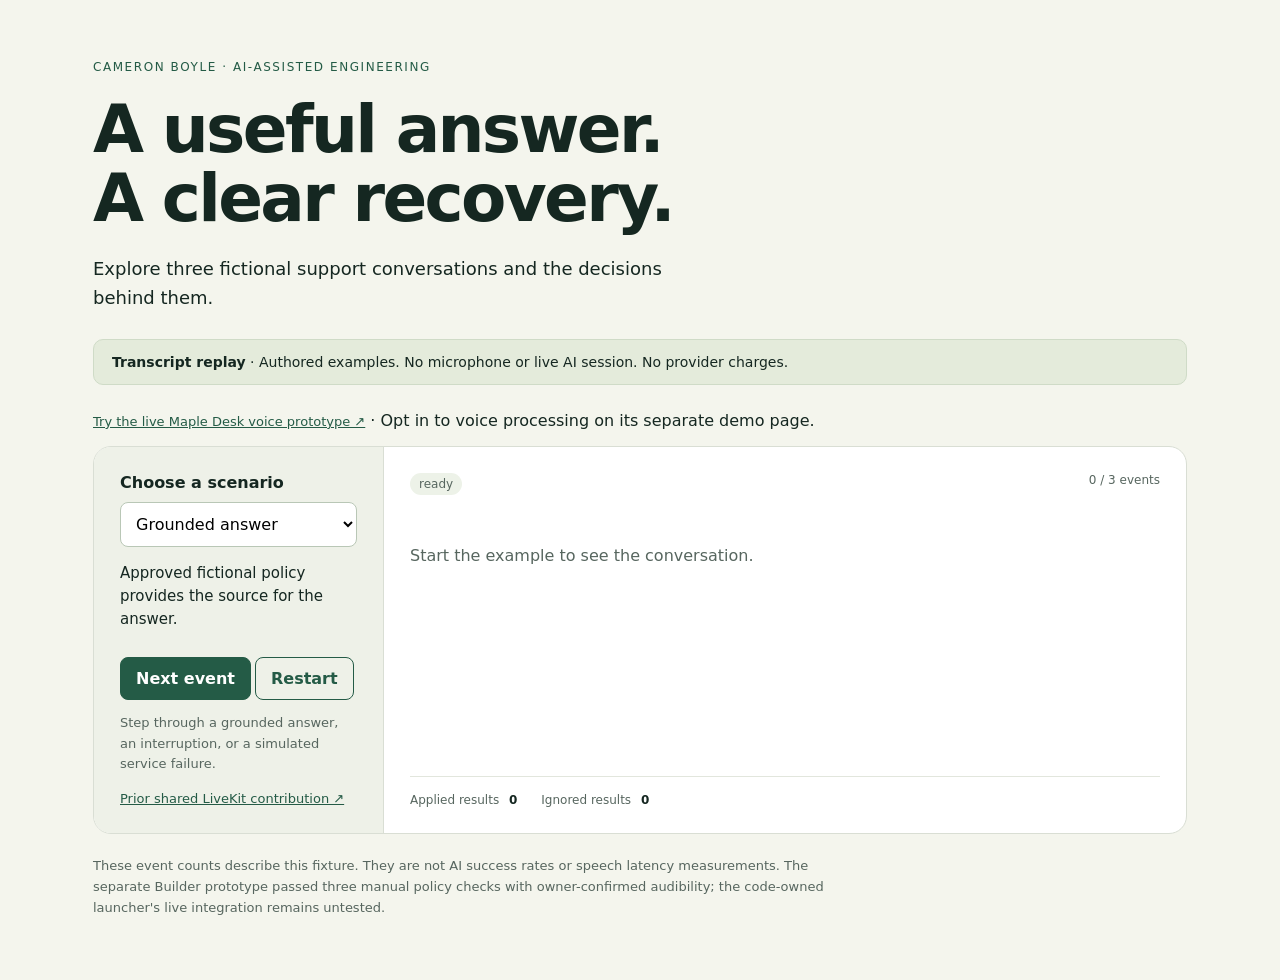
<file: site/index.html>
<!doctype html>
<html lang="en"><head><meta charset="utf-8"><meta name="viewport" content="width=device-width, initial-scale=1">
<meta http-equiv="Content-Security-Policy" content="default-src 'self'; script-src 'self'; style-src 'self'; img-src 'self'; connect-src 'none'; media-src 'none'; frame-src 'none'; object-src 'none'; base-uri 'none'; form-action 'none'">
<title>Voice Support Workbench · Cameron Boyle</title><link rel="stylesheet" href="main.css"><script type="module" src="app.mjs"></script></head>
<body><main>
<p class="eyebrow">Cameron Boyle · AI-assisted engineering</p><h1>A useful answer.<br>A clear recovery.</h1>
<p class="intro">Explore three fictional support conversations and the decisions behind them.</p>
<div class="boundary"><strong>Transcript replay</strong> · Authored examples. No microphone or live AI session. No provider charges.</div>
<p><a href="voice.html">Try the live Maple Desk voice prototype ↗</a> · Opt in to voice processing on its separate demo page.</p>
<section class="workspace" aria-label="Support conversation workbench">
<aside><label for="scenario">Choose a scenario</label><select id="scenario"></select><p id="lesson"></p>
<button id="step">Next event</button><button id="reset" class="secondary">Restart</button>
<p class="muted">Step through a grounded answer, an interruption, or a simulated service failure.</p>
<a href="https://github.com/nola4211/byu-is-career-compass/pull/9">Prior shared LiveKit contribution ↗</a></aside>
<section class="conversation" aria-label="Authored conversation"><div class="statusline"><span id="status">ready</span><span id="progress">0 / 3 events</span></div>
<div id="transcript" role="log" aria-live="polite"></div><div class="facts"><span>Applied results <b id="applied">0</b></span><span>Ignored results <b id="ignored">0</b></span></div></section>
</section><p class="footnote">These event counts describe this fixture. They are not AI success rates or speech latency measurements. The separate Builder prototype passed three manual policy checks with owner-confirmed audibility; the code-owned launcher's live integration remains untested.</p>
</main></body></html>
</file>
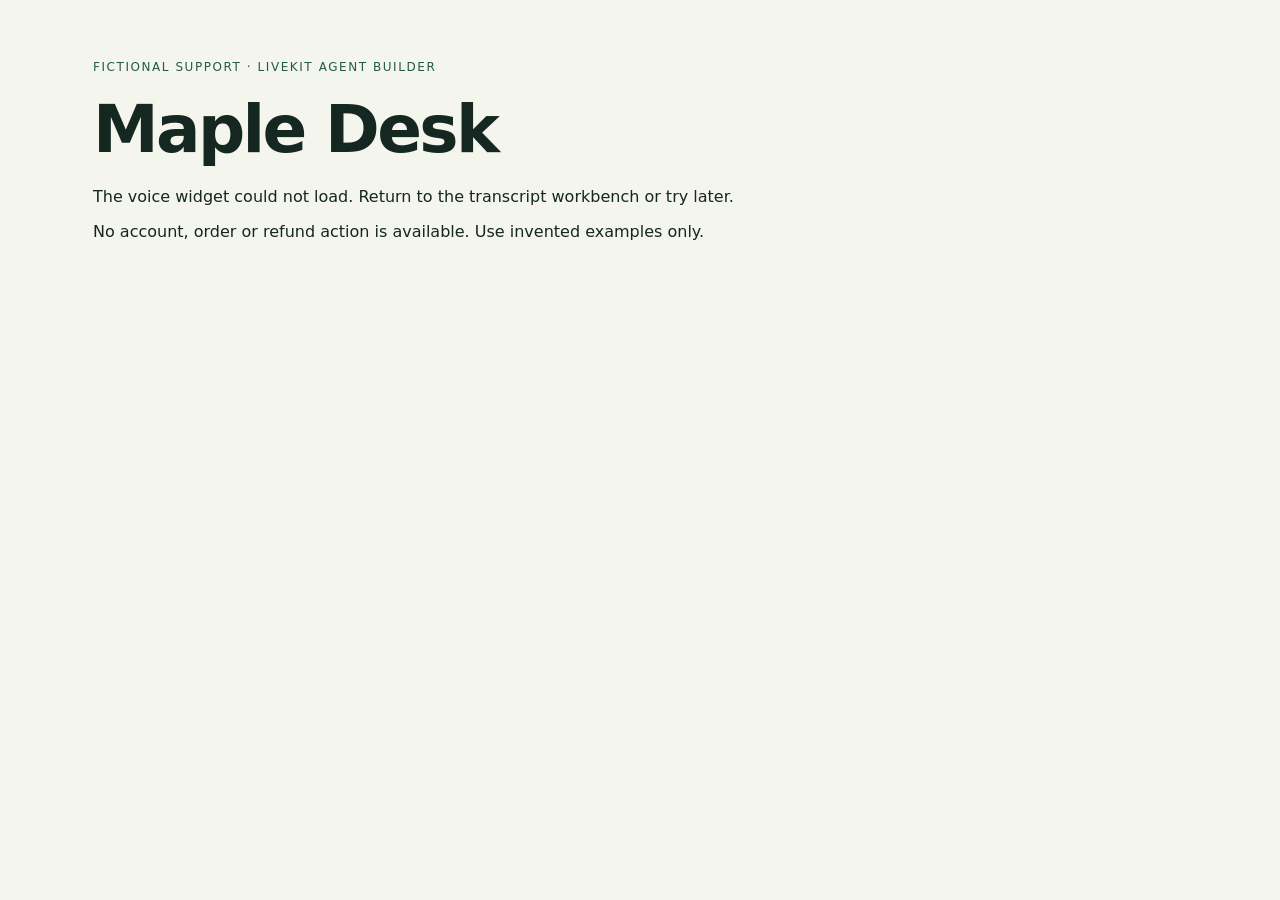
<file: site/voice-widget.html>
<!doctype html>
<html lang="en">
<head>
  <meta charset="utf-8">
  <meta name="viewport" content="width=device-width, initial-scale=1">
  <meta http-equiv="Content-Security-Policy" content="default-src 'none'; script-src 'self' https://cloud.livekit.io; style-src 'self' 'unsafe-inline'; img-src 'self' data: blob:; connect-src https://cloud.livekit.io https://cloud-api.livekit.io https://*.livekit.cloud wss://*.livekit.cloud; media-src blob:; frame-src 'none'; object-src 'none'; base-uri 'none'; form-action 'none'">
  <title>Maple Desk voice panel</title>
  <link rel="stylesheet" href="main.css">
  <script src="widget-status.mjs"></script>
</head>
<body>
  <main>
    <p class="eyebrow">Fictional support · LiveKit Agent Builder</p>
    <h1>Maple Desk</h1>
    <p id="widget-status" role="status">Use the assistant button in the bottom corner to open the voice controls. If it does not appear, the demo may be unavailable; return to the transcript workbench.</p>
    <p>No account, order or refund action is available. Use invented examples only.</p>
  </main>
  <script id="livekit-widget" src="https://cloud.livekit.io/embed-popup.js" data-lk-agent="CA_2CBwLQ7cJCaN" data-lk-color="#245B46" data-lk-theme="light" integrity="sha384-GkhyFkiwW/7zmMGbsMsM1yP0GDHw3fJDnSkB2/jlTt+crUUvtR+txz2b00Kz1foY" crossorigin="anonymous"></script>
</body>
</html>
</file>
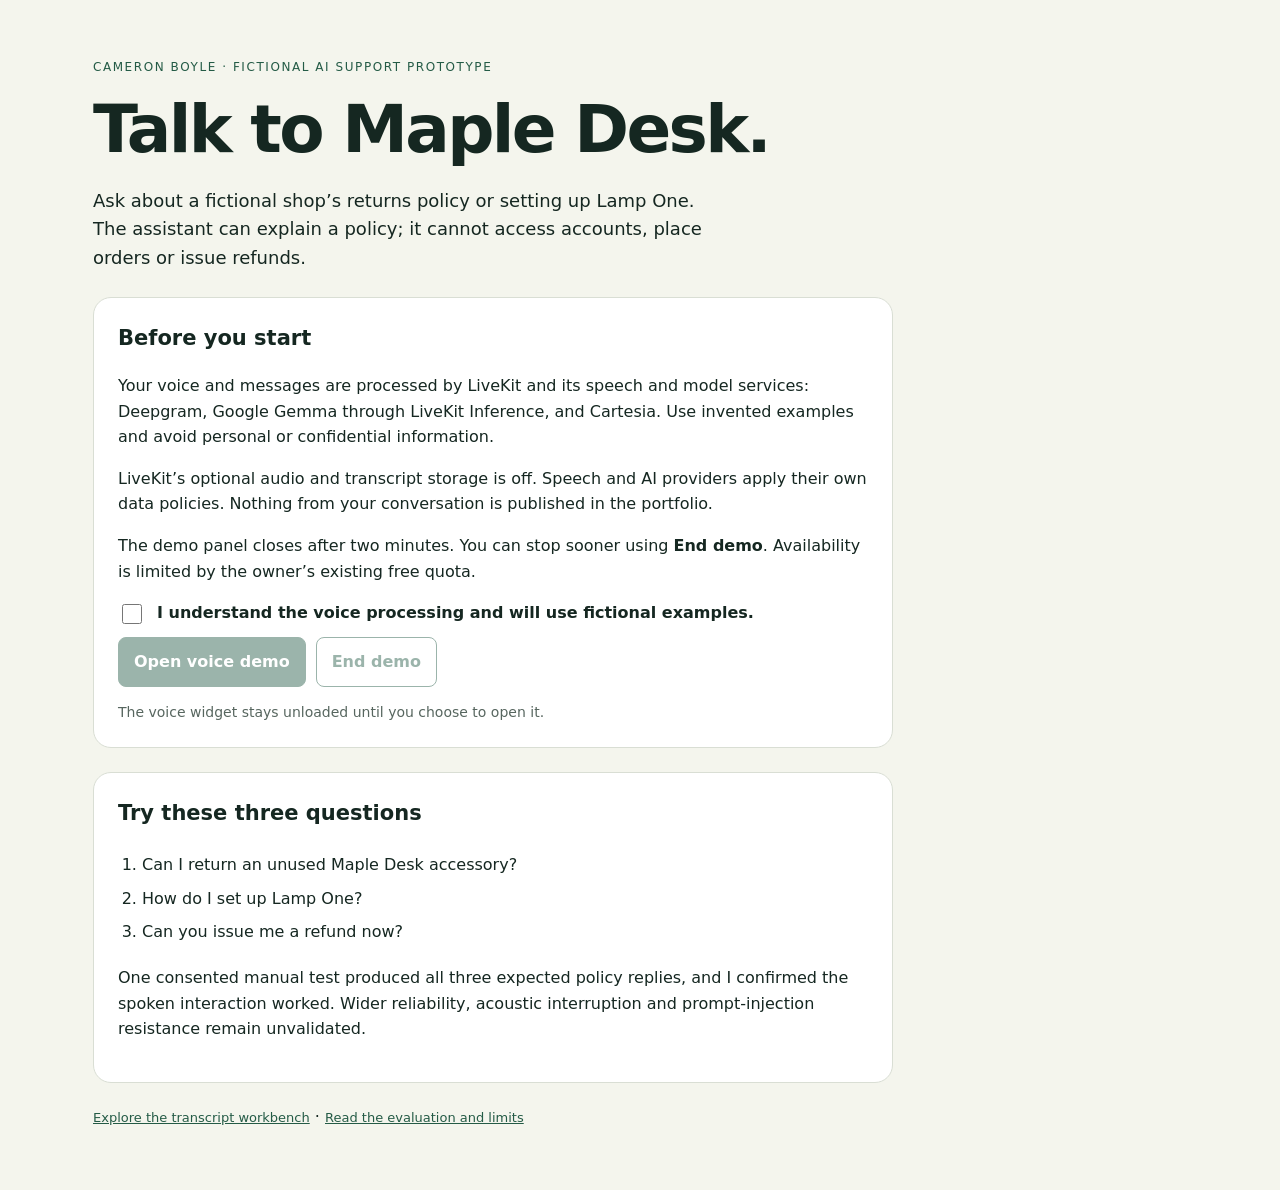
<file: site/voice.html>
<!doctype html>
<html lang="en">
<head>
  <meta charset="utf-8">
  <meta name="viewport" content="width=device-width, initial-scale=1">
  <meta http-equiv="Content-Security-Policy" content="default-src 'none'; script-src 'self'; style-src 'self'; img-src 'self'; connect-src 'none'; media-src 'none'; frame-src 'self'; object-src 'none'; base-uri 'none'; form-action 'none'">
  <title>Talk to Maple Desk · Cameron Boyle</title>
  <link rel="stylesheet" href="main.css">
  <link rel="stylesheet" href="voice.css">
  <script type="module" src="voice-demo.mjs"></script>
</head>
<body><main>
  <p class="eyebrow">Cameron Boyle · Fictional AI support prototype</p>
  <h1>Talk to Maple Desk.</h1>
  <p class="intro">Ask about a fictional shop’s returns policy or setting up Lamp One. The assistant can explain a policy; it cannot access accounts, place orders or issue refunds.</p>
  <section class="voice-card" aria-labelledby="before-title">
    <h2 id="before-title">Before you start</h2>
    <p>Your voice and messages are processed by LiveKit and its speech and model services: Deepgram, Google Gemma through LiveKit Inference, and Cartesia. Use invented examples and avoid personal or confidential information.</p>
    <p>LiveKit’s optional audio and transcript storage is off. Speech and AI providers apply their own data policies. Nothing from your conversation is published in the portfolio.</p>
    <p>The demo panel closes after two minutes. You can stop sooner using <strong>End demo</strong>. Availability is limited by the owner’s existing free quota.</p>
    <label class="consent"><input type="checkbox" id="consent"> I understand the voice processing and will use fictional examples.</label>
    <div class="voice-actions"><button id="start" disabled>Open voice demo</button><button id="end" class="secondary" disabled>End demo</button></div>
    <p id="voice-status" role="status" aria-live="polite">The voice widget stays unloaded until you choose to open it.</p>
  </section>
  <div id="widget-host"></div>
  <section class="voice-card" aria-labelledby="questions-title">
    <h2 id="questions-title">Try these three questions</h2>
    <ol>
      <li>Can I return an unused Maple Desk accessory?</li>
      <li>How do I set up Lamp One?</li>
      <li>Can you issue me a refund now?</li>
    </ol>
    <p>One consented manual test produced all three expected policy replies, and I confirmed the spoken interaction worked. Wider reliability, acoustic interruption and prompt-injection resistance remain unvalidated.</p>
  </section>
  <p><a href="index.html">Explore the transcript workbench</a> · <a href="https://github.com/cameronjohnboyle2-hub/voice-support-workbench/blob/Website/docs/EVALUATION.md">Read the evaluation and limits</a></p>
</main></body>
</html>
</file>
<file: site/main.css>
:root{color-scheme:light;--ink:#152721;--muted:#57665f;--accent:#245b46;--paper:#f4f5ed;font-family:system-ui,sans-serif;background:var(--paper);color:var(--ink)}*{box-sizing:border-box}body{margin:0}main{max-width:1150px;padding:48px 28px;margin:auto}.eyebrow{font-size:12px;text-transform:uppercase;letter-spacing:.13em;color:var(--accent)}h1{font-size:clamp(38px,6vw,66px);line-height:1.04;letter-spacing:-.04em;margin:22px 0}.intro{font-size:18px;max-width:630px;line-height:1.6}.boundary{font-size:14px;background:#e4ebdb;border:1px solid #cfdbc7;padding:14px 18px;border-radius:10px;margin:26px 0}.workspace{display:grid;grid-template-columns:290px 1fr;background:#fff;border:1px solid #d9ded4;border-radius:18px;overflow:hidden;min-height:360px}aside{padding:26px;background:#eef1e8;border-right:1px solid #d9ded4}label{display:block;font-weight:650;margin-bottom:10px}select{width:100%;padding:11px;border:1px solid #b9c7b6;border-radius:8px;font:inherit;background:white}#lesson{line-height:1.55;min-height:80px;font-size:15px}button{font:inherit;font-weight:600;border:1px solid var(--accent);background:var(--accent);color:white;padding:11px 15px;border-radius:8px;cursor:pointer}.secondary{background:transparent;color:var(--accent);margin-left:4px}button:disabled{opacity:.45;cursor:default}.muted,.footnote{font-size:13px;line-height:1.6;color:var(--muted)}a{font-size:13px;color:var(--accent)}.conversation{padding:26px;display:flex;flex-direction:column;min-width:0}.statusline{display:flex;justify-content:space-between;font-size:12px;color:var(--muted);gap:10px}#status{background:#edf2e8;padding:4px 9px;border-radius:30px}#transcript{flex:1;min-height:200px}.empty{color:var(--muted);padding-top:35px}.bubble{padding:14px 16px;margin:14px 0;max-width:95%;border-radius:12px;background:#eef1e9;line-height:1.55;overflow-wrap:anywhere}.bubble.user{margin-left:auto;background:#e4ede6}.bubble.notice{background:#fff3db}.bubble small{display:block;margin-top:8px;font-size:11px;color:var(--muted)}.role{display:block;font-size:11px;text-transform:uppercase;color:var(--muted);margin-bottom:4px}.facts{display:flex;gap:24px;border-top:1px solid #e2e6dd;padding-top:16px;font-size:12px;color:var(--muted)}.facts b{color:var(--ink);padding-left:6px}.footnote{max-width:760px;margin-top:22px}button:focus-visible,select:focus-visible,a:focus-visible{outline:3px solid #d6943b;outline-offset:3px}@media(max-width:700px){main{padding:26px 18px}.workspace{grid-template-columns:1fr}aside{border-right:0;border-bottom:1px solid #d9ded4;padding:20px}#lesson{min-height:0}.conversation{padding:20px}.intro{font-size:16px}.boundary{line-height:1.6}}
</file>
<file: site/voice.css>
.voice-card{max-width:800px;background:#fff;border:1px solid #d9ded4;border-radius:18px;padding:24px;margin:24px 0;line-height:1.6}.voice-card h2{margin-top:0;font-size:21px}.consent{display:flex;align-items:flex-start;gap:12px;cursor:pointer;font-weight:600}.consent input{width:20px;height:20px;flex:0 0 20px;margin-top:4px;accent-color:var(--accent)}.voice-actions{display:flex;gap:10px;flex-wrap:wrap}.voice-actions .secondary{margin-left:0}#end:not(:disabled){position:fixed;top:16px;right:20px;z-index:100;background:#fff;box-shadow:0 2px 12px #15272133}#voice-status{font-size:14px;color:var(--muted);margin-bottom:0}#widget-host iframe{display:block;width:100%;height:590px;max-height:75vh;border:1px solid #d9ded4;border-radius:18px;background:#fff}.voice-card ol{padding-left:24px}.voice-card li{padding:4px 0}.consent input:focus-visible{outline:3px solid #d6943b;outline-offset:3px}@media(max-width:700px){.voice-card{padding:20px}#widget-host iframe{height:520px}}
</file>
